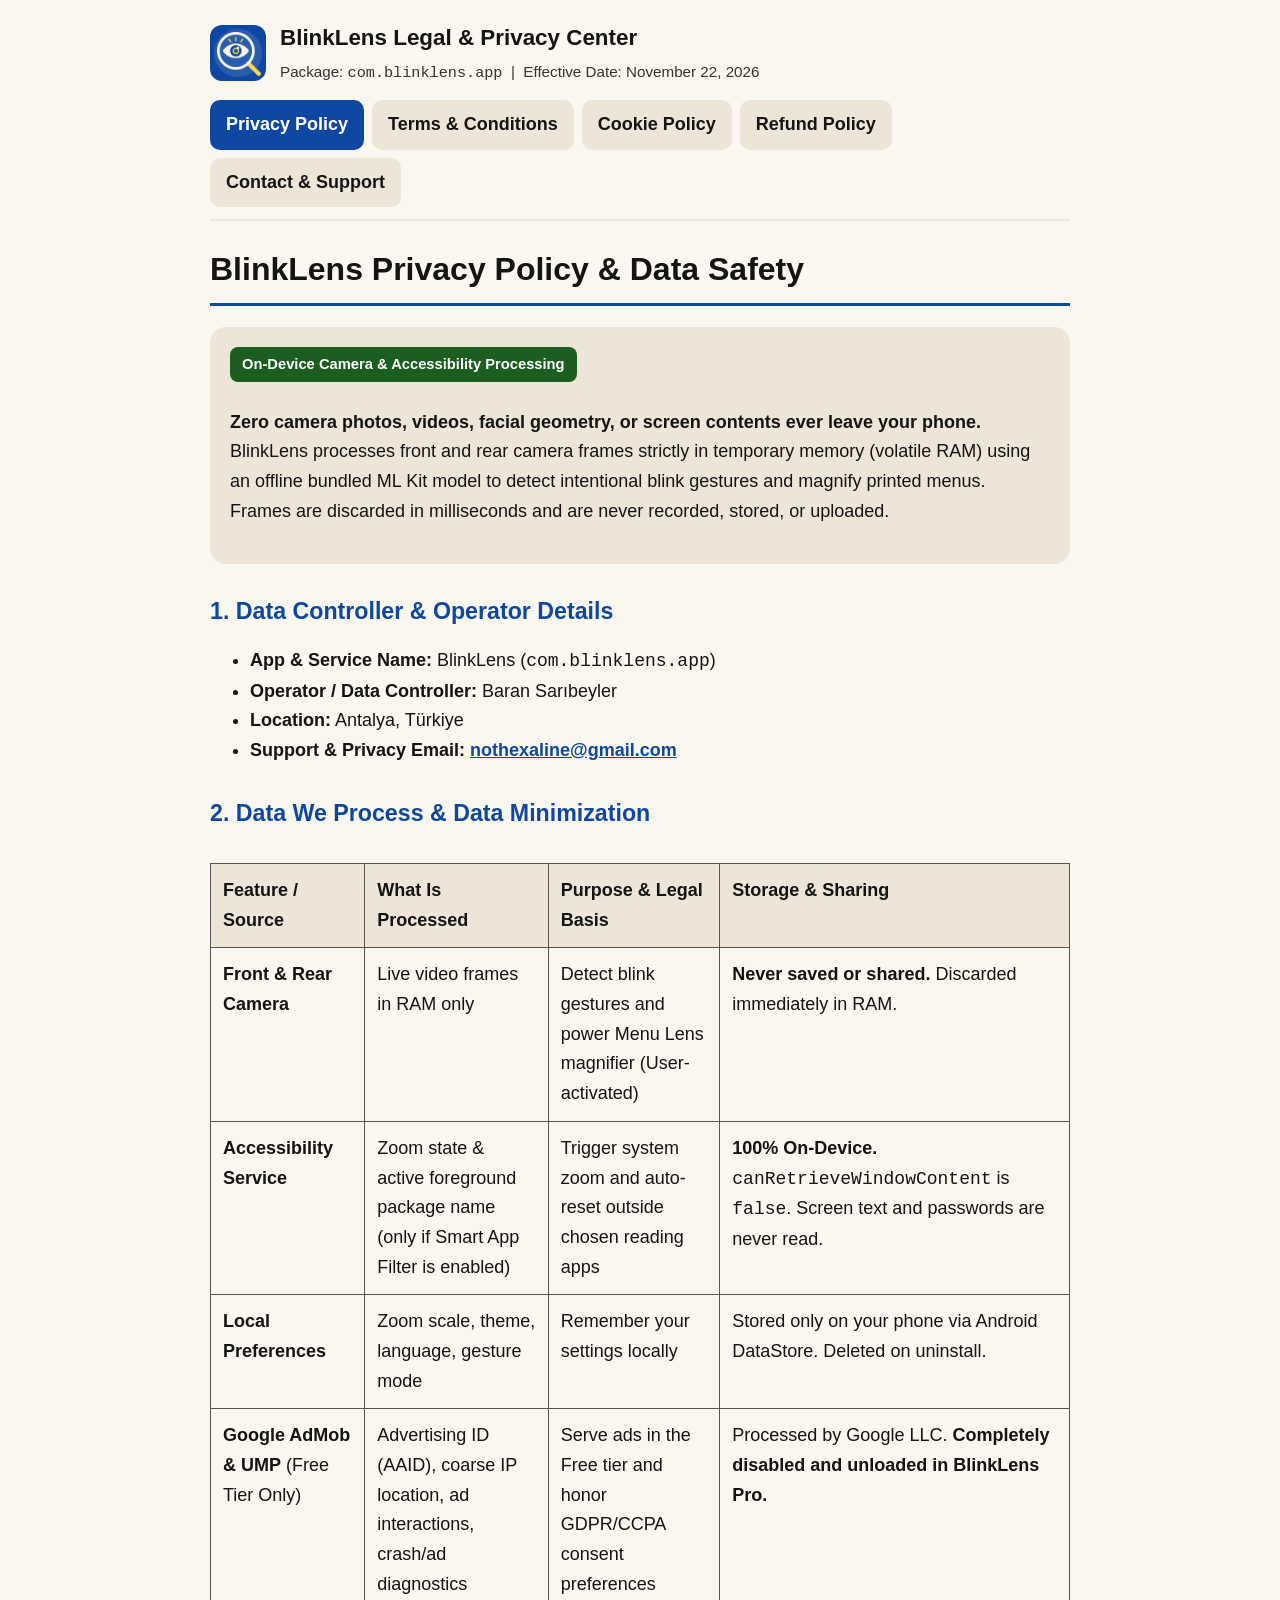
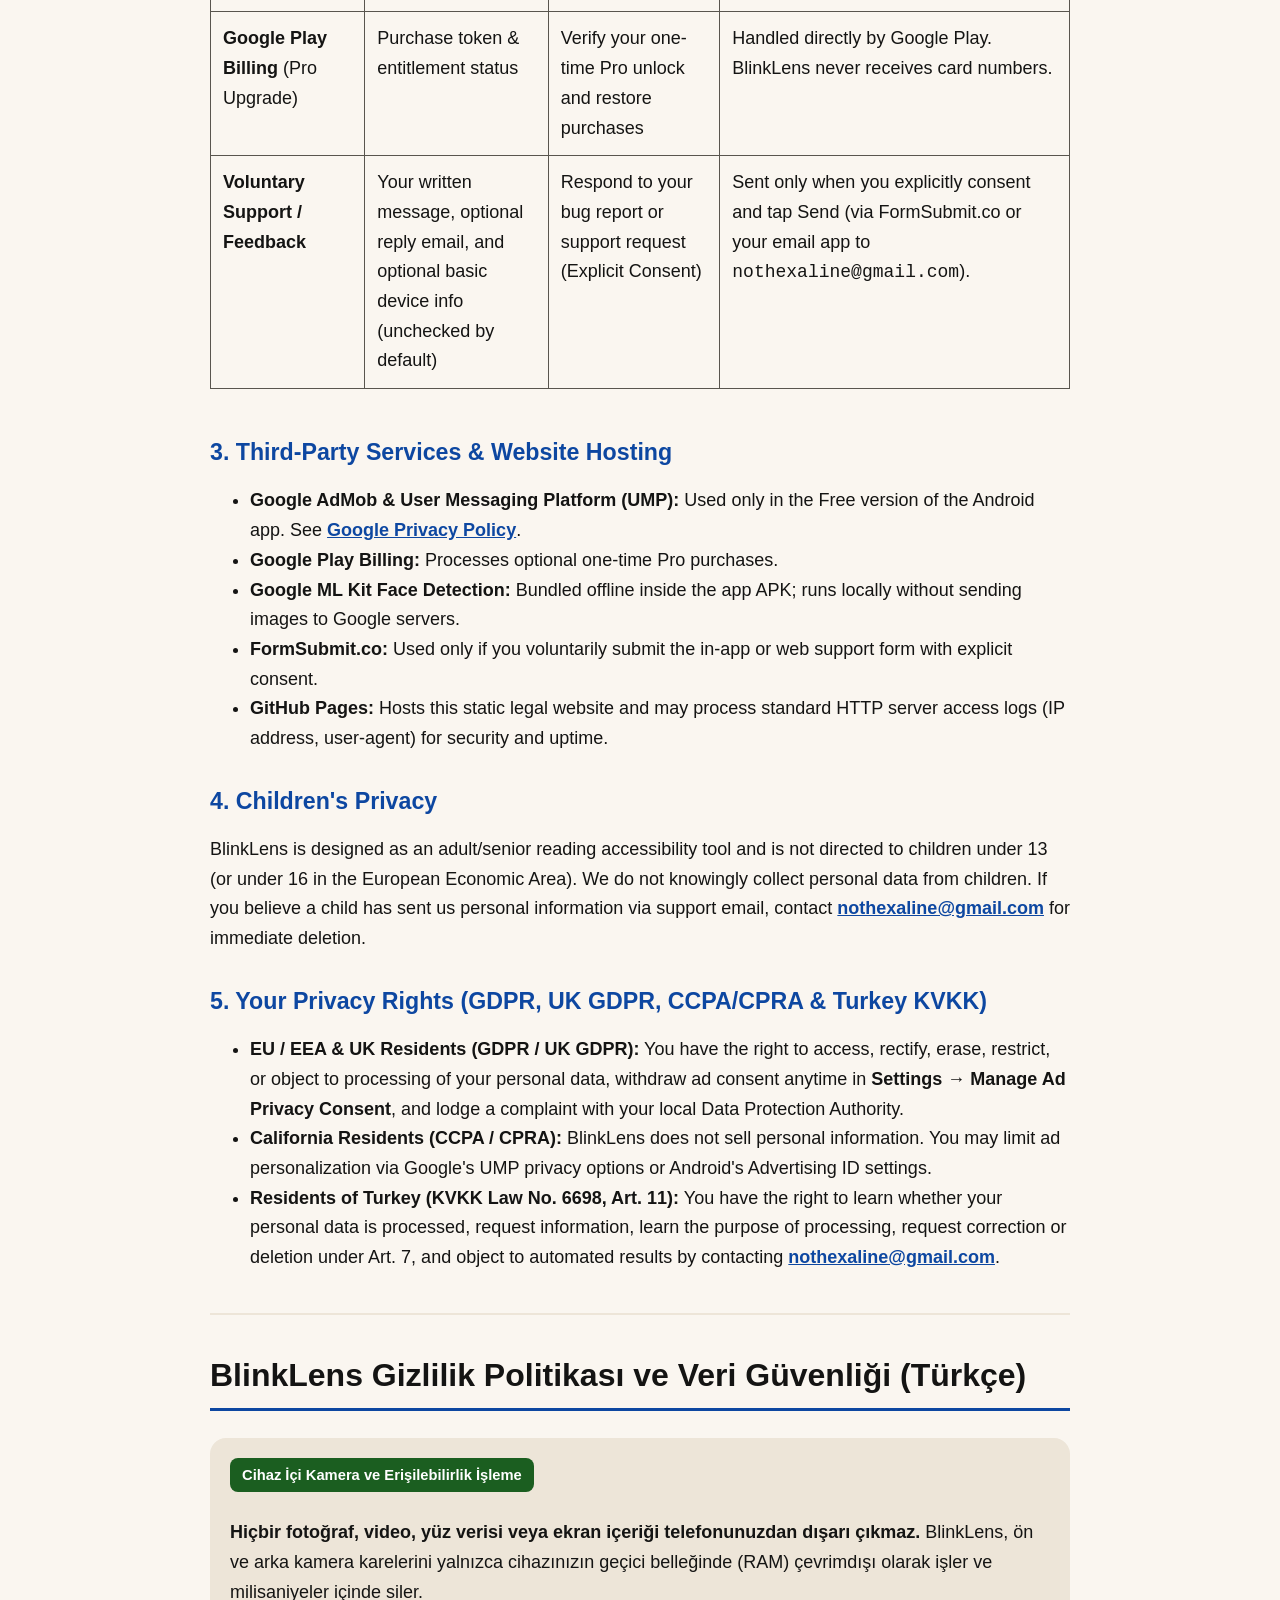
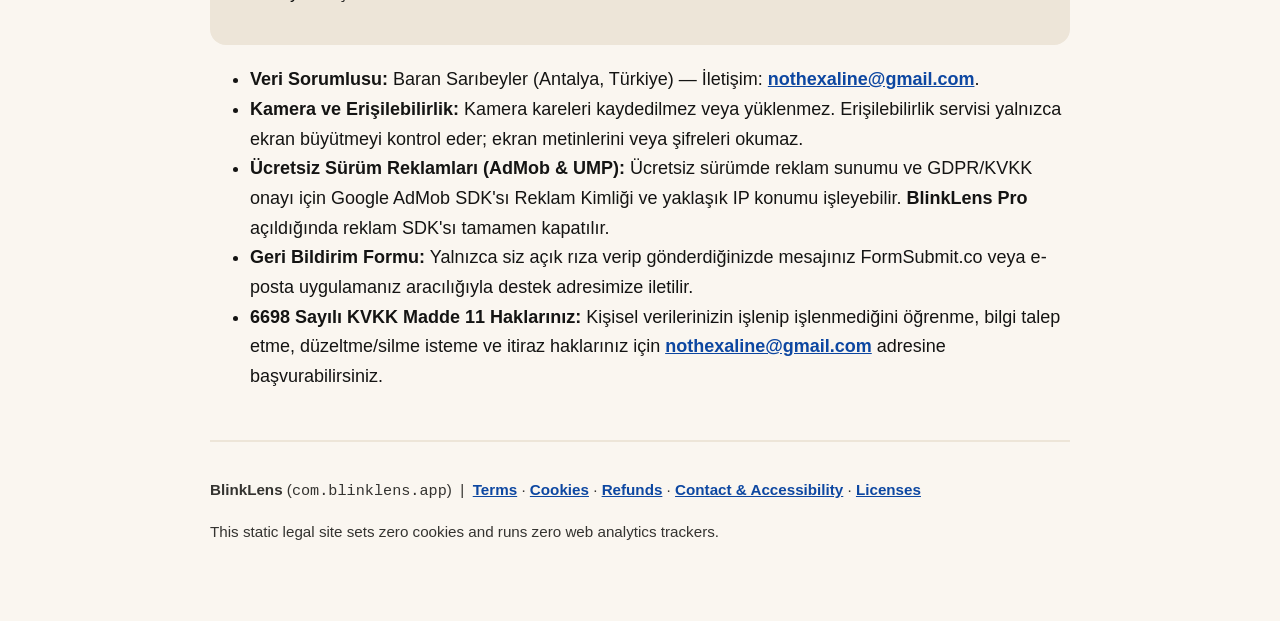
<file: index.html>
<!DOCTYPE html>
<html lang="en">
<head>
  <meta charset="UTF-8" />
  <meta name="viewport" content="width=device-width, initial-scale=1.0" />
  <title>BlinkLens — Privacy Policy &amp; Data Safety</title>
  <link rel="stylesheet" href="styles.css" />
</head>
<body>
  <a class="skip-link" href="#main-content">Skip to main content</a>

  <header>
    <div class="brand-row">
      <img src="blinklens-icon.png" alt="BlinkLens eye magnifier app icon" width="56" height="56" />
      <div>
        <p class="brand-title">BlinkLens Legal &amp; Privacy Center</p>
        <p class="brand-subtitle">Package: <code>com.blinklens.app</code> &nbsp;|&nbsp; Effective Date: November 22, 2026</p>
      </div>
    </div>
    <nav aria-label="Legal pages">
      <ul>
        <li><a href="index.html" aria-current="page">Privacy Policy</a></li>
        <li><a href="terms.html">Terms &amp; Conditions</a></li>
        <li><a href="cookies.html">Cookie Policy</a></li>
        <li><a href="refunds.html">Refund Policy</a></li>
        <li><a href="contact.html">Contact &amp; Support</a></li>
      </ul>
    </nav>
  </header>

  <main id="main-content">
    <h1>BlinkLens Privacy Policy &amp; Data Safety</h1>

    <div class="card">
      <span class="badge">On-Device Camera &amp; Accessibility Processing</span>
      <p>
        <strong>Zero camera photos, videos, facial geometry, or screen contents ever leave your phone.</strong>
        BlinkLens processes front and rear camera frames strictly in temporary memory (volatile RAM) using an offline bundled ML Kit model to detect intentional blink gestures and magnify printed menus. Frames are discarded in milliseconds and are never recorded, stored, or uploaded.
      </p>
    </div>

    <h2>1. Data Controller &amp; Operator Details</h2>
    <ul>
      <li><strong>App &amp; Service Name:</strong> BlinkLens (<code>com.blinklens.app</code>)</li>
      <li><strong>Operator / Data Controller:</strong> Baran Sarıbeyler</li>
      <li><strong>Location:</strong> Antalya, Türkiye</li>
      <li><strong>Support &amp; Privacy Email:</strong> <a href="mailto:nothexaline@gmail.com">nothexaline@gmail.com</a></li>
    </ul>

    <h2>2. Data We Process &amp; Data Minimization</h2>
    <div class="table-wrap">
      <table>
        <thead>
          <tr>
            <th>Feature / Source</th>
            <th>What Is Processed</th>
            <th>Purpose &amp; Legal Basis</th>
            <th>Storage &amp; Sharing</th>
          </tr>
        </thead>
        <tbody>
          <tr>
            <td><strong>Front &amp; Rear Camera</strong></td>
            <td>Live video frames in RAM only</td>
            <td>Detect blink gestures and power Menu Lens magnifier (User-activated)</td>
            <td><strong>Never saved or shared.</strong> Discarded immediately in RAM.</td>
          </tr>
          <tr>
            <td><strong>Accessibility Service</strong></td>
            <td>Zoom state &amp; active foreground package name (only if Smart App Filter is enabled)</td>
            <td>Trigger system zoom and auto-reset outside chosen reading apps</td>
            <td><strong>100% On-Device.</strong> <code>canRetrieveWindowContent</code> is <code>false</code>. Screen text and passwords are never read.</td>
          </tr>
          <tr>
            <td><strong>Local Preferences</strong></td>
            <td>Zoom scale, theme, language, gesture mode</td>
            <td>Remember your settings locally</td>
            <td>Stored only on your phone via Android DataStore. Deleted on uninstall.</td>
          </tr>
          <tr>
            <td><strong>Google AdMob &amp; UMP</strong> (Free Tier Only)</td>
            <td>Advertising ID (AAID), coarse IP location, ad interactions, crash/ad diagnostics</td>
            <td>Serve ads in the Free tier and honor GDPR/CCPA consent preferences</td>
            <td>Processed by Google LLC. <strong>Completely disabled and unloaded in BlinkLens Pro.</strong></td>
          </tr>
          <tr>
            <td><strong>Google Play Billing</strong> (Pro Upgrade)</td>
            <td>Purchase token &amp; entitlement status</td>
            <td>Verify your one-time Pro unlock and restore purchases</td>
            <td>Handled directly by Google Play. BlinkLens never receives card numbers.</td>
          </tr>
          <tr>
            <td><strong>Voluntary Support / Feedback</strong></td>
            <td>Your written message, optional reply email, and optional basic device info (unchecked by default)</td>
            <td>Respond to your bug report or support request (Explicit Consent)</td>
            <td>Sent only when you explicitly consent and tap Send (via FormSubmit.co or your email app to <code>nothexaline@gmail.com</code>).</td>
          </tr>
        </tbody>
      </table>
    </div>

    <h2>3. Third-Party Services &amp; Website Hosting</h2>
    <ul>
      <li><strong>Google AdMob &amp; User Messaging Platform (UMP):</strong> Used only in the Free version of the Android app. See <a href="https://policies.google.com/privacy" target="_blank" rel="noopener noreferrer">Google Privacy Policy</a>.</li>
      <li><strong>Google Play Billing:</strong> Processes optional one-time Pro purchases.</li>
      <li><strong>Google ML Kit Face Detection:</strong> Bundled offline inside the app APK; runs locally without sending images to Google servers.</li>
      <li><strong>FormSubmit.co:</strong> Used only if you voluntarily submit the in-app or web support form with explicit consent.</li>
      <li><strong>GitHub Pages:</strong> Hosts this static legal website and may process standard HTTP server access logs (IP address, user-agent) for security and uptime.</li>
    </ul>

    <h2>4. Children's Privacy</h2>
    <p>
      BlinkLens is designed as an adult/senior reading accessibility tool and is not directed to children under 13 (or under 16 in the European Economic Area). We do not knowingly collect personal data from children. If you believe a child has sent us personal information via support email, contact <a href="mailto:nothexaline@gmail.com">nothexaline@gmail.com</a> for immediate deletion.
    </p>

    <h2>5. Your Privacy Rights (GDPR, UK GDPR, CCPA/CPRA &amp; Turkey KVKK)</h2>
    <ul>
      <li><strong>EU / EEA &amp; UK Residents (GDPR / UK GDPR):</strong> You have the right to access, rectify, erase, restrict, or object to processing of your personal data, withdraw ad consent anytime in <strong>Settings &rarr; Manage Ad Privacy Consent</strong>, and lodge a complaint with your local Data Protection Authority.</li>
      <li><strong>California Residents (CCPA / CPRA):</strong> BlinkLens does not sell personal information. You may limit ad personalization via Google's UMP privacy options or Android's Advertising ID settings.</li>
      <li><strong>Residents of Turkey (KVKK Law No. 6698, Art. 11):</strong> You have the right to learn whether your personal data is processed, request information, learn the purpose of processing, request correction or deletion under Art. 7, and object to automated results by contacting <a href="mailto:nothexaline@gmail.com">nothexaline@gmail.com</a>.</li>
    </ul>

    <hr />

    <section lang="tr">
      <h1>BlinkLens Gizlilik Politikası ve Veri Güvenliği (Türkçe)</h1>
      <div class="card">
        <span class="badge">Cihaz İçi Kamera ve Erişilebilirlik İşleme</span>
        <p>
          <strong>Hiçbir fotoğraf, video, yüz verisi veya ekran içeriği telefonunuzdan dışarı çıkmaz.</strong>
          BlinkLens, ön ve arka kamera karelerini yalnızca cihazınızın geçici belleğinde (RAM) çevrimdışı olarak işler ve milisaniyeler içinde siler.
        </p>
      </div>
      <ul>
        <li><strong>Veri Sorumlusu:</strong> Baran Sarıbeyler (Antalya, Türkiye) — İletişim: <a href="mailto:nothexaline@gmail.com">nothexaline@gmail.com</a>.</li>
        <li><strong>Kamera ve Erişilebilirlik:</strong> Kamera kareleri kaydedilmez veya yüklenmez. Erişilebilirlik servisi yalnızca ekran büyütmeyi kontrol eder; ekran metinlerini veya şifreleri okumaz.</li>
        <li><strong>Ücretsiz Sürüm Reklamları (AdMob &amp; UMP):</strong> Ücretsiz sürümde reklam sunumu ve GDPR/KVKK onayı için Google AdMob SDK'sı Reklam Kimliği ve yaklaşık IP konumu işleyebilir. <strong>BlinkLens Pro</strong> açıldığında reklam SDK'sı tamamen kapatılır.</li>
        <li><strong>Geri Bildirim Formu:</strong> Yalnızca siz açık rıza verip gönderdiğinizde mesajınız FormSubmit.co veya e-posta uygulamanız aracılığıyla destek adresimize iletilir.</li>
        <li><strong>6698 Sayılı KVKK Madde 11 Haklarınız:</strong> Kişisel verilerinizin işlenip işlenmediğini öğrenme, bilgi talep etme, düzeltme/silme isteme ve itiraz haklarınız için <a href="mailto:nothexaline@gmail.com">nothexaline@gmail.com</a> adresine başvurabilirsiniz.</li>
      </ul>
    </section>
  </main>

  <footer>
    <p>
      <strong>BlinkLens</strong> (<code>com.blinklens.app</code>) &nbsp;|&nbsp;
      <a href="terms.html">Terms</a> &middot;
      <a href="cookies.html">Cookies</a> &middot;
      <a href="refunds.html">Refunds</a> &middot;
      <a href="contact.html">Contact &amp; Accessibility</a> &middot;
      <a href="licenses.html">Licenses</a>
    </p>
    <p>This static legal site sets zero cookies and runs zero web analytics trackers.</p>
  </footer>
</body>
</html>
</file>
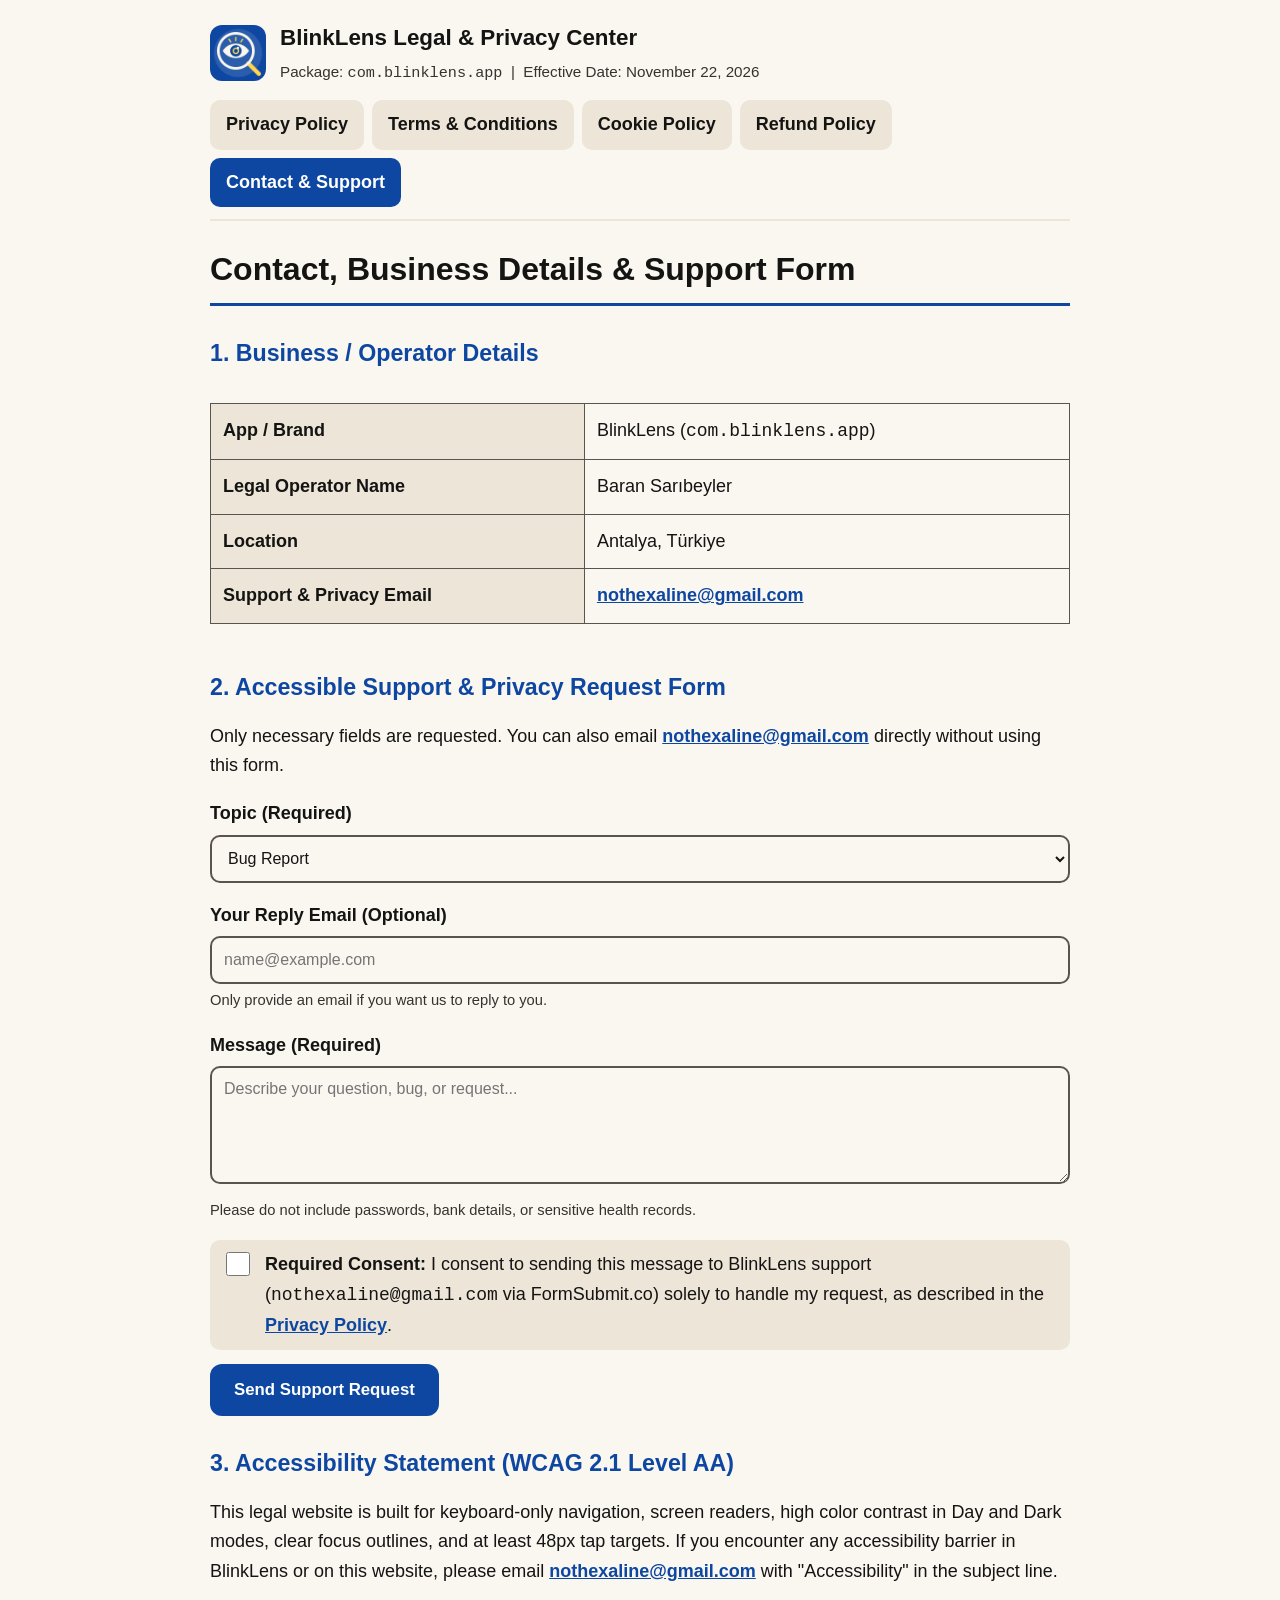
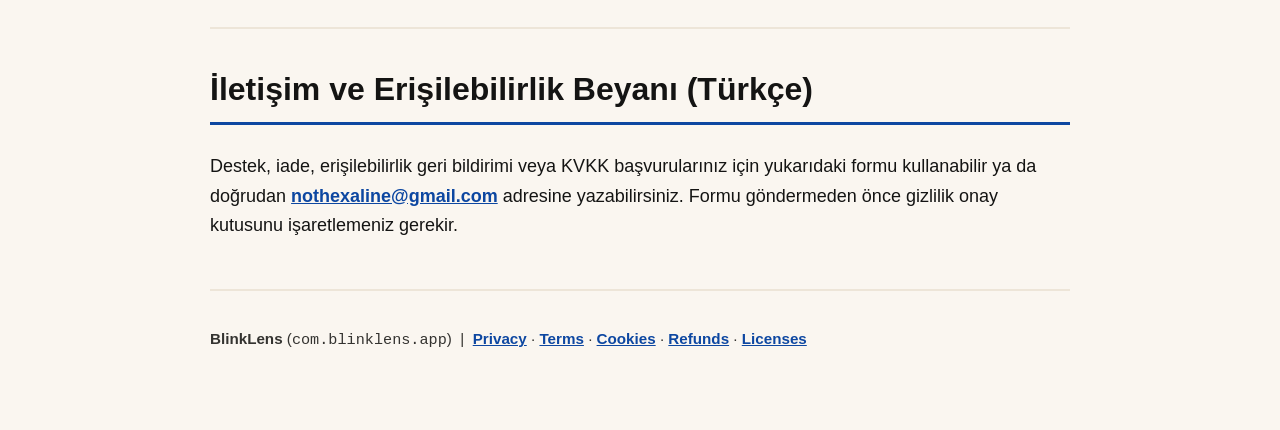
<file: contact.html>
<!DOCTYPE html>
<html lang="en">
<head>
  <meta charset="UTF-8" />
  <meta name="viewport" content="width=device-width, initial-scale=1.0" />
  <title>BlinkLens — Contact, Support Form &amp; Accessibility</title>
  <link rel="stylesheet" href="styles.css" />
</head>
<body>
  <a class="skip-link" href="#main-content">Skip to main content</a>

  <header>
    <div class="brand-row">
      <img src="blinklens-icon.png" alt="BlinkLens eye magnifier app icon" width="56" height="56" />
      <div>
        <p class="brand-title">BlinkLens Legal &amp; Privacy Center</p>
        <p class="brand-subtitle">Package: <code>com.blinklens.app</code> &nbsp;|&nbsp; Effective Date: November 22, 2026</p>
      </div>
    </div>
    <nav aria-label="Legal pages">
      <ul>
        <li><a href="index.html">Privacy Policy</a></li>
        <li><a href="terms.html">Terms &amp; Conditions</a></li>
        <li><a href="cookies.html">Cookie Policy</a></li>
        <li><a href="refunds.html">Refund Policy</a></li>
        <li><a href="contact.html" aria-current="page">Contact &amp; Support</a></li>
      </ul>
    </nav>
  </header>

  <main id="main-content">
    <h1>Contact, Business Details &amp; Support Form</h1>

    <h2>1. Business / Operator Details</h2>
    <div class="table-wrap">
      <table>
        <tbody>
          <tr>
            <th scope="row">App / Brand</th>
            <td>BlinkLens (<code>com.blinklens.app</code>)</td>
          </tr>
          <tr>
            <th scope="row">Legal Operator Name</th>
            <td>Baran Sarıbeyler</td>
          </tr>
          <tr>
            <th scope="row">Location</th>
            <td>Antalya, Türkiye</td>
          </tr>
          <tr>
            <th scope="row">Support &amp; Privacy Email</th>
            <td><a href="mailto:nothexaline@gmail.com">nothexaline@gmail.com</a></td>
          </tr>
        </tbody>
      </table>
    </div>

    <h2>2. Accessible Support &amp; Privacy Request Form</h2>
    <p>
      Only necessary fields are requested. You can also email <a href="mailto:nothexaline@gmail.com">nothexaline@gmail.com</a> directly without using this form.
    </p>

    <form action="https://formsubmit.co/nothexaline@gmail.com" method="POST">
      <input type="hidden" name="_subject" value="BlinkLens Web Support / Privacy Request" />
      <input type="text" name="_honey" style="display:none" tabindex="-1" autocomplete="off" aria-hidden="true" />

      <div class="form-group">
        <label for="support-topic">Topic (Required)</label>
        <select id="support-topic" name="topic" required>
          <option value="Bug Report">Bug Report</option>
          <option value="Accessibility Feedback">Accessibility Feedback</option>
          <option value="Refund / Billing">Refund / Billing Question</option>
          <option value="Privacy / Data Rights">Privacy / Data Rights Request</option>
          <option value="General Suggestion">General Suggestion</option>
        </select>
      </div>

      <div class="form-group">
        <label for="reply-email">Your Reply Email (Optional)</label>
        <input type="email" id="reply-email" name="email" maxlength="120" autocomplete="email" aria-describedby="email-help" placeholder="name@example.com" />
        <p id="email-help" class="helper-text">Only provide an email if you want us to reply to you.</p>
      </div>

      <div class="form-group">
        <label for="support-message">Message (Required)</label>
        <textarea id="support-message" name="message" rows="5" maxlength="1500" required aria-describedby="msg-help" placeholder="Describe your question, bug, or request..."></textarea>
        <p id="msg-help" class="helper-text">Please do not include passwords, bank details, or sensitive health records.</p>
      </div>

      <div class="checkbox-row">
        <input type="checkbox" id="form-consent" name="privacy_consent" value="accepted" required />
        <label for="form-consent">
          <strong>Required Consent:</strong> I consent to sending this message to BlinkLens support (<code>nothexaline@gmail.com</code> via FormSubmit.co) solely to handle my request, as described in the <a href="index.html">Privacy Policy</a>.
        </label>
      </div>

      <button type="submit">Send Support Request</button>
    </form>

    <h2>3. Accessibility Statement (WCAG 2.1 Level AA)</h2>
    <p>
      This legal website is built for keyboard-only navigation, screen readers, high color contrast in Day and Dark modes, clear focus outlines, and at least 48px tap targets. If you encounter any accessibility barrier in BlinkLens or on this website, please email <a href="mailto:nothexaline@gmail.com">nothexaline@gmail.com</a> with "Accessibility" in the subject line.
    </p>

    <hr />

    <section lang="tr">
      <h1>İletişim ve Erişilebilirlik Beyanı (Türkçe)</h1>
      <p>
        Destek, iade, erişilebilirlik geri bildirimi veya KVKK başvurularınız için yukarıdaki formu kullanabilir ya da doğrudan <a href="mailto:nothexaline@gmail.com">nothexaline@gmail.com</a> adresine yazabilirsiniz. Formu göndermeden önce gizlilik onay kutusunu işaretlemeniz gerekir.
      </p>
    </section>
  </main>

  <footer>
    <p>
      <strong>BlinkLens</strong> (<code>com.blinklens.app</code>) &nbsp;|&nbsp;
      <a href="index.html">Privacy</a> &middot;
      <a href="terms.html">Terms</a> &middot;
      <a href="cookies.html">Cookies</a> &middot;
      <a href="refunds.html">Refunds</a> &middot;
      <a href="licenses.html">Licenses</a>
    </p>
  </footer>
</body>
</html>
</file>
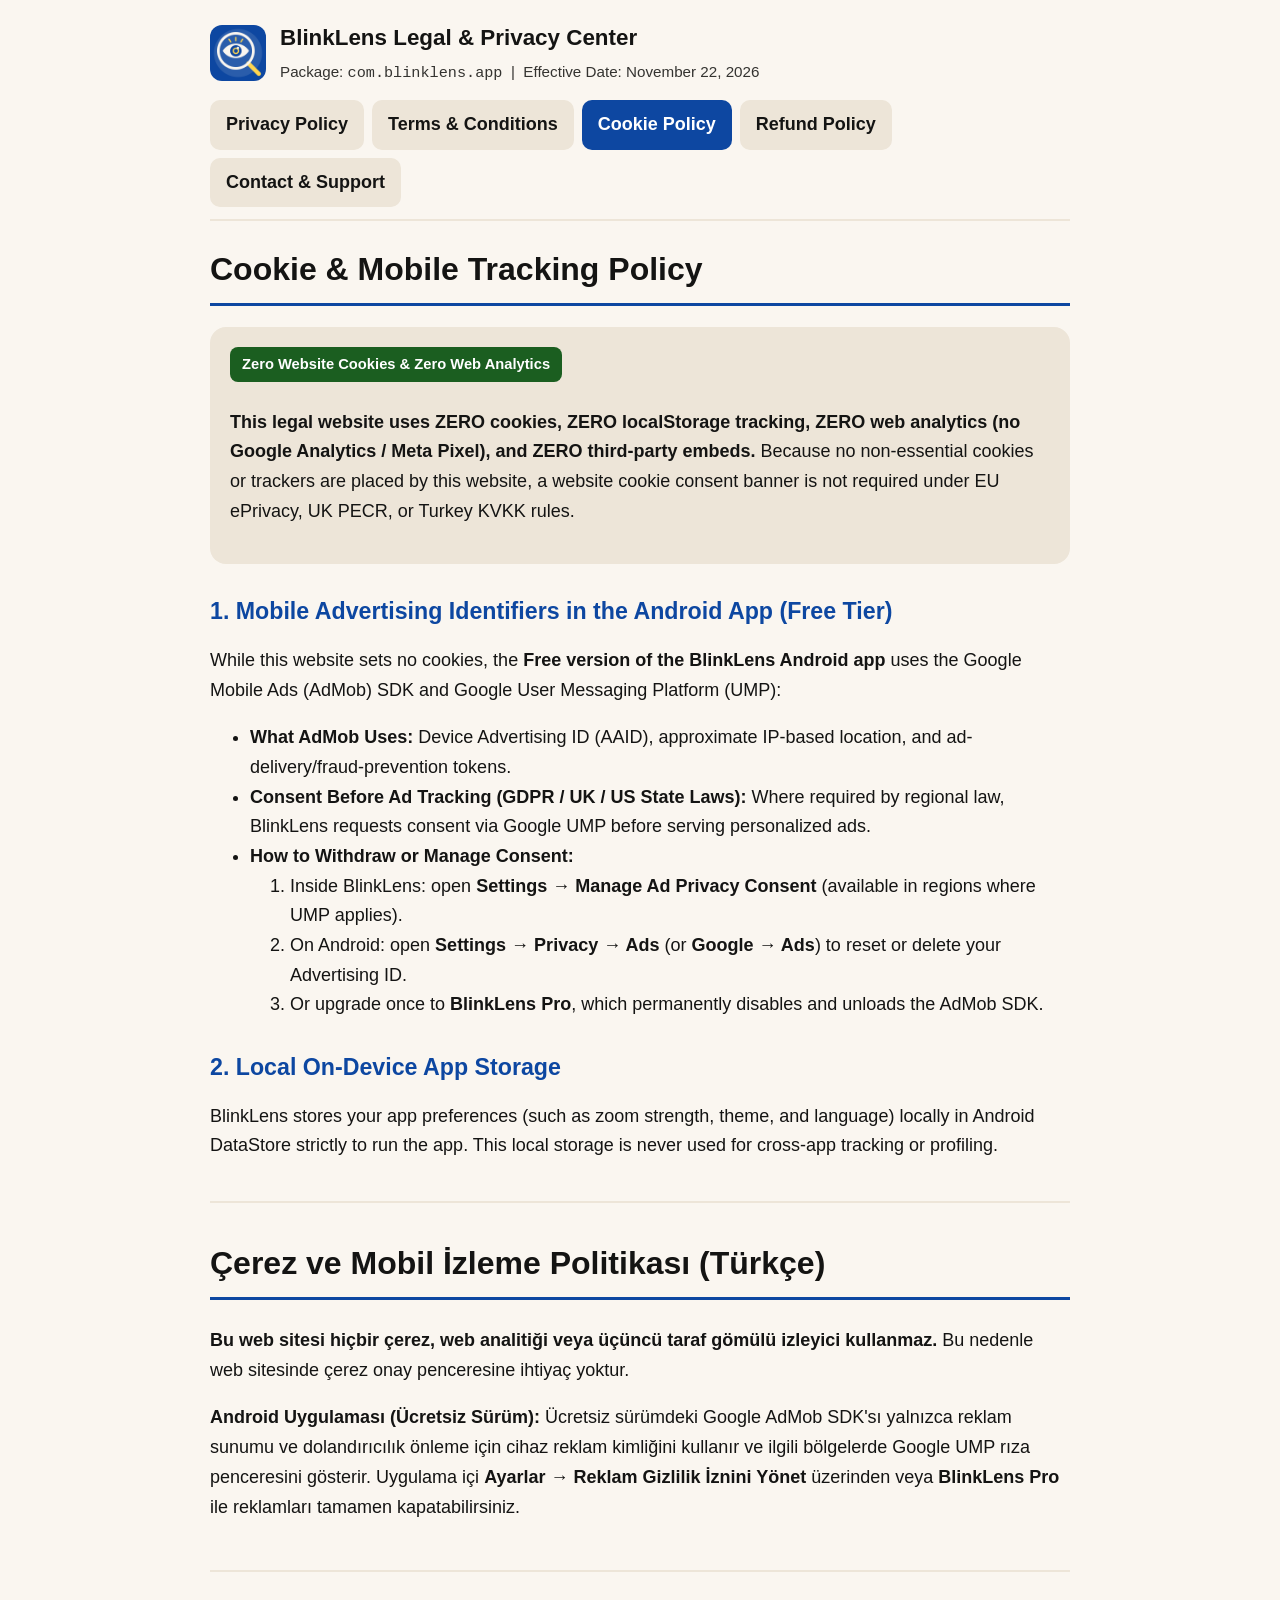
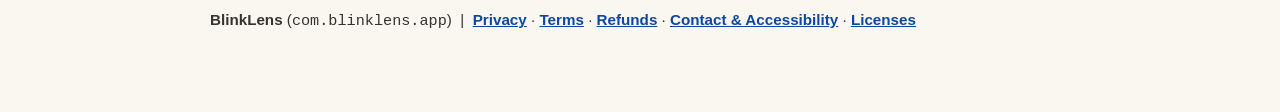
<file: cookies.html>
<!DOCTYPE html>
<html lang="en">
<head>
  <meta charset="UTF-8" />
  <meta name="viewport" content="width=device-width, initial-scale=1.0" />
  <title>BlinkLens — Cookie &amp; Mobile Tracking Policy</title>
  <link rel="stylesheet" href="styles.css" />
</head>
<body>
  <a class="skip-link" href="#main-content">Skip to main content</a>

  <header>
    <div class="brand-row">
      <img src="blinklens-icon.png" alt="BlinkLens eye magnifier app icon" width="56" height="56" />
      <div>
        <p class="brand-title">BlinkLens Legal &amp; Privacy Center</p>
        <p class="brand-subtitle">Package: <code>com.blinklens.app</code> &nbsp;|&nbsp; Effective Date: November 22, 2026</p>
      </div>
    </div>
    <nav aria-label="Legal pages">
      <ul>
        <li><a href="index.html">Privacy Policy</a></li>
        <li><a href="terms.html">Terms &amp; Conditions</a></li>
        <li><a href="cookies.html" aria-current="page">Cookie Policy</a></li>
        <li><a href="refunds.html">Refund Policy</a></li>
        <li><a href="contact.html">Contact &amp; Support</a></li>
      </ul>
    </nav>
  </header>

  <main id="main-content">
    <h1>Cookie &amp; Mobile Tracking Policy</h1>

    <div class="card">
      <span class="badge">Zero Website Cookies &amp; Zero Web Analytics</span>
      <p>
        <strong>This legal website uses ZERO cookies, ZERO localStorage tracking, ZERO web analytics (no Google Analytics / Meta Pixel), and ZERO third-party embeds.</strong> Because no non-essential cookies or trackers are placed by this website, a website cookie consent banner is not required under EU ePrivacy, UK PECR, or Turkey KVKK rules.
      </p>
    </div>

    <h2>1. Mobile Advertising Identifiers in the Android App (Free Tier)</h2>
    <p>
      While this website sets no cookies, the <strong>Free version of the BlinkLens Android app</strong> uses the Google Mobile Ads (AdMob) SDK and Google User Messaging Platform (UMP):
    </p>
    <ul>
      <li><strong>What AdMob Uses:</strong> Device Advertising ID (AAID), approximate IP-based location, and ad-delivery/fraud-prevention tokens.</li>
      <li><strong>Consent Before Ad Tracking (GDPR / UK / US State Laws):</strong> Where required by regional law, BlinkLens requests consent via Google UMP before serving personalized ads.</li>
      <li><strong>How to Withdraw or Manage Consent:</strong>
        <ol>
          <li>Inside BlinkLens: open <strong>Settings &rarr; Manage Ad Privacy Consent</strong> (available in regions where UMP applies).</li>
          <li>On Android: open <strong>Settings &rarr; Privacy &rarr; Ads</strong> (or <strong>Google &rarr; Ads</strong>) to reset or delete your Advertising ID.</li>
          <li>Or upgrade once to <strong>BlinkLens Pro</strong>, which permanently disables and unloads the AdMob SDK.</li>
        </ol>
      </li>
    </ul>

    <h2>2. Local On-Device App Storage</h2>
    <p>
      BlinkLens stores your app preferences (such as zoom strength, theme, and language) locally in Android DataStore strictly to run the app. This local storage is never used for cross-app tracking or profiling.
    </p>

    <hr />

    <section lang="tr">
      <h1>Çerez ve Mobil İzleme Politikası (Türkçe)</h1>
      <p>
        <strong>Bu web sitesi hiçbir çerez, web analitiği veya üçüncü taraf gömülü izleyici kullanmaz.</strong> Bu nedenle web sitesinde çerez onay penceresine ihtiyaç yoktur.
      </p>
      <p>
        <strong>Android Uygulaması (Ücretsiz Sürüm):</strong> Ücretsiz sürümdeki Google AdMob SDK'sı yalnızca reklam sunumu ve dolandırıcılık önleme için cihaz reklam kimliğini kullanır ve ilgili bölgelerde Google UMP rıza penceresini gösterir. Uygulama içi <strong>Ayarlar &rarr; Reklam Gizlilik İznini Yönet</strong> üzerinden veya <strong>BlinkLens Pro</strong> ile reklamları tamamen kapatabilirsiniz.
      </p>
    </section>
  </main>

  <footer>
    <p>
      <strong>BlinkLens</strong> (<code>com.blinklens.app</code>) &nbsp;|&nbsp;
      <a href="index.html">Privacy</a> &middot;
      <a href="terms.html">Terms</a> &middot;
      <a href="refunds.html">Refunds</a> &middot;
      <a href="contact.html">Contact &amp; Accessibility</a> &middot;
      <a href="licenses.html">Licenses</a>
    </p>
  </footer>
</body>
</html>
</file>
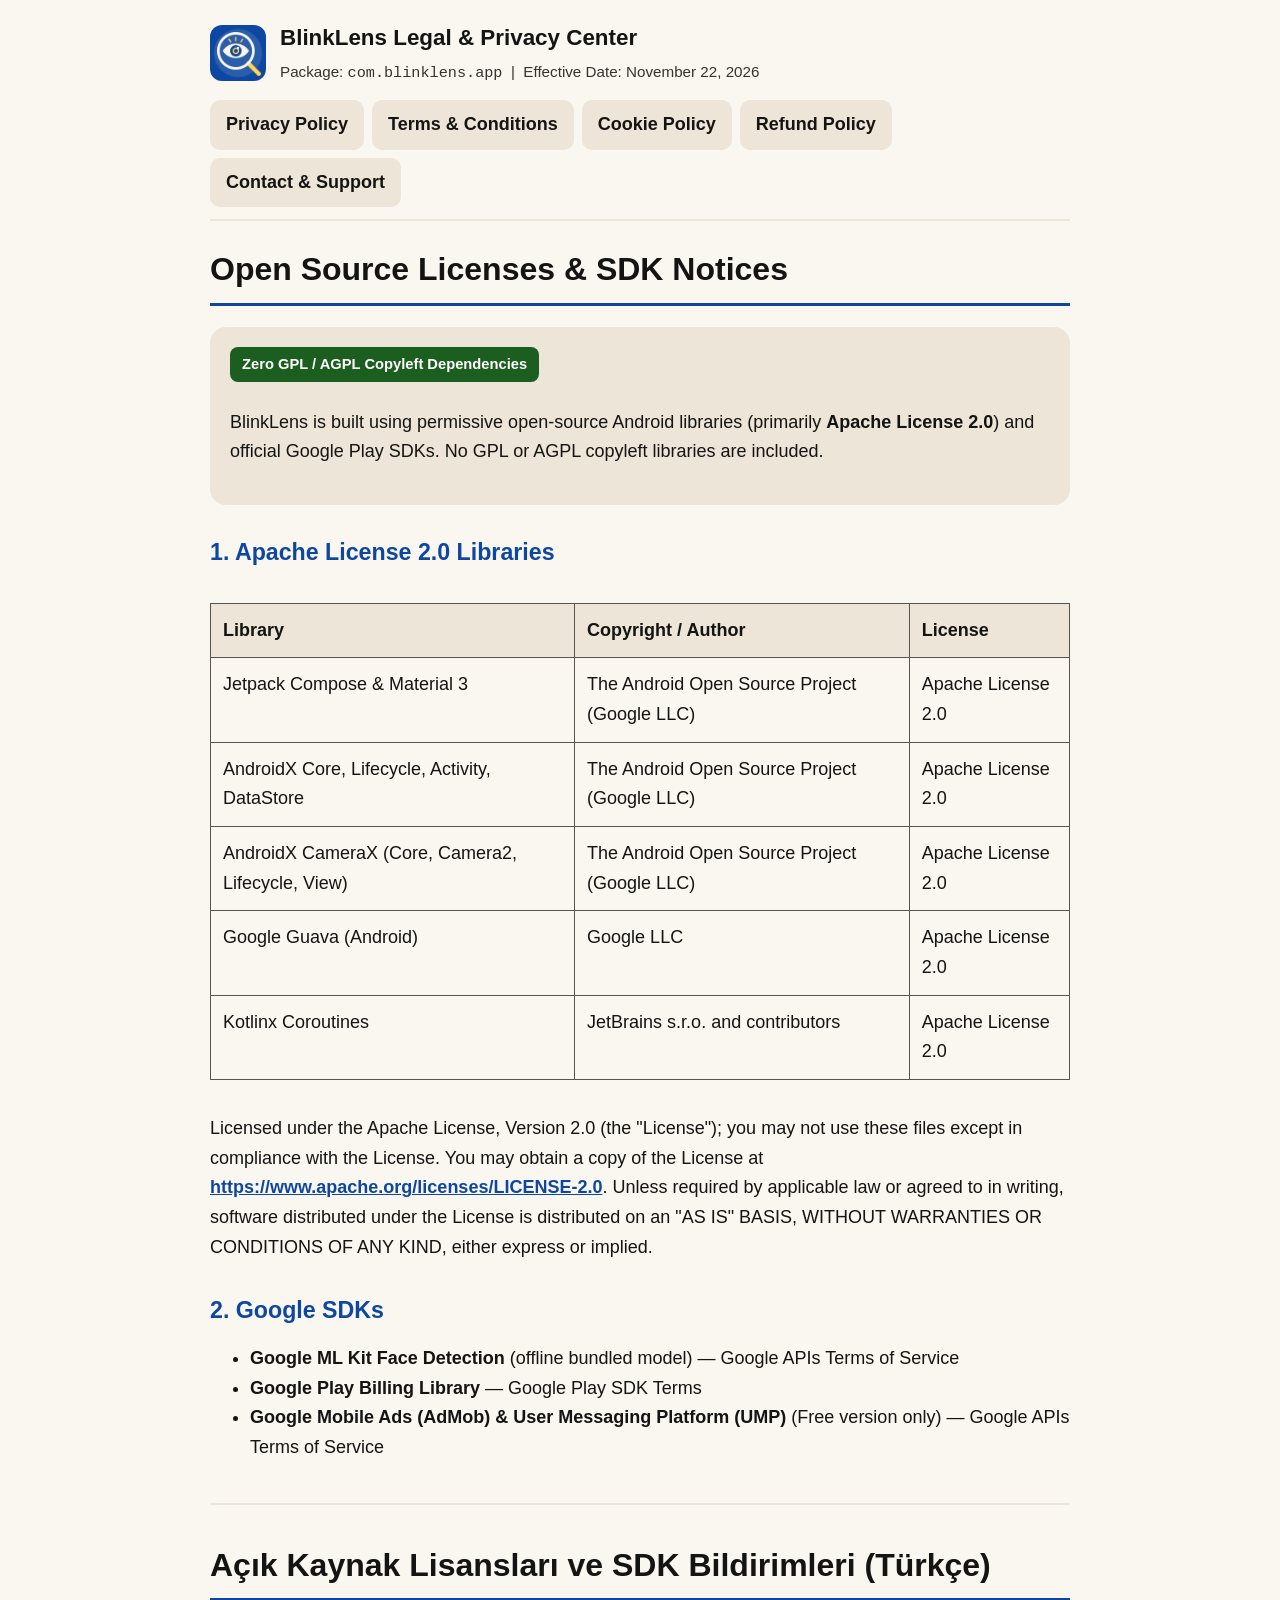
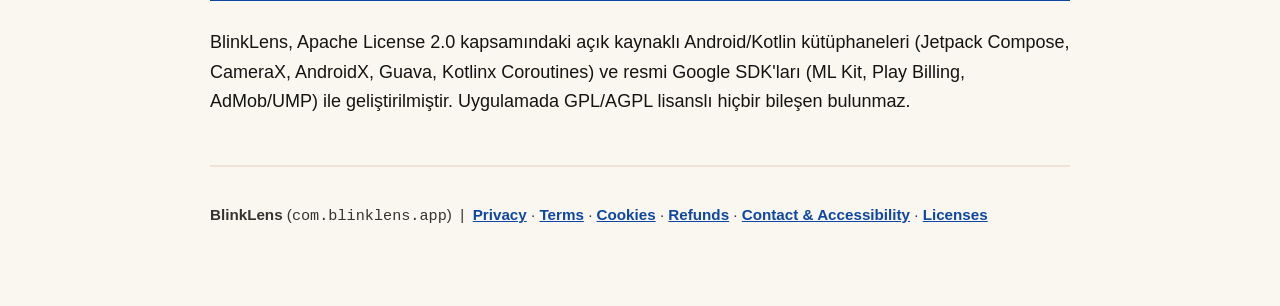
<file: licenses.html>
<!DOCTYPE html>
<html lang="en">
<head>
  <meta charset="UTF-8" />
  <meta name="viewport" content="width=device-width, initial-scale=1.0" />
  <title>BlinkLens — Open Source Licenses &amp; SDK Notices</title>
  <link rel="stylesheet" href="styles.css" />
</head>
<body>
  <a class="skip-link" href="#main-content">Skip to main content</a>

  <header>
    <div class="brand-row">
      <img src="blinklens-icon.png" alt="BlinkLens eye magnifier app icon" width="56" height="56" />
      <div>
        <p class="brand-title">BlinkLens Legal &amp; Privacy Center</p>
        <p class="brand-subtitle">Package: <code>com.blinklens.app</code> &nbsp;|&nbsp; Effective Date: November 22, 2026</p>
      </div>
    </div>
    <nav aria-label="Legal pages">
      <ul>
        <li><a href="index.html">Privacy Policy</a></li>
        <li><a href="terms.html">Terms &amp; Conditions</a></li>
        <li><a href="cookies.html">Cookie Policy</a></li>
        <li><a href="refunds.html">Refund Policy</a></li>
        <li><a href="contact.html">Contact &amp; Support</a></li>
      </ul>
    </nav>
  </header>

  <main id="main-content">
    <h1>Open Source Licenses &amp; SDK Notices</h1>

    <div class="card">
      <span class="badge">Zero GPL / AGPL Copyleft Dependencies</span>
      <p>
        BlinkLens is built using permissive open-source Android libraries (primarily <strong>Apache License 2.0</strong>) and official Google Play SDKs. No GPL or AGPL copyleft libraries are included.
      </p>
    </div>

    <h2>1. Apache License 2.0 Libraries</h2>
    <div class="table-wrap">
      <table>
        <thead>
          <tr>
            <th>Library</th>
            <th>Copyright / Author</th>
            <th>License</th>
          </tr>
        </thead>
        <tbody>
          <tr>
            <td>Jetpack Compose &amp; Material 3</td>
            <td>The Android Open Source Project (Google LLC)</td>
            <td>Apache License 2.0</td>
          </tr>
          <tr>
            <td>AndroidX Core, Lifecycle, Activity, DataStore</td>
            <td>The Android Open Source Project (Google LLC)</td>
            <td>Apache License 2.0</td>
          </tr>
          <tr>
            <td>AndroidX CameraX (Core, Camera2, Lifecycle, View)</td>
            <td>The Android Open Source Project (Google LLC)</td>
            <td>Apache License 2.0</td>
          </tr>
          <tr>
            <td>Google Guava (Android)</td>
            <td>Google LLC</td>
            <td>Apache License 2.0</td>
          </tr>
          <tr>
            <td>Kotlinx Coroutines</td>
            <td>JetBrains s.r.o. and contributors</td>
            <td>Apache License 2.0</td>
          </tr>
        </tbody>
      </table>
    </div>
    <p>
      Licensed under the Apache License, Version 2.0 (the "License"); you may not use these files except in compliance with the License. You may obtain a copy of the License at <a href="https://www.apache.org/licenses/LICENSE-2.0" target="_blank" rel="noopener noreferrer">https://www.apache.org/licenses/LICENSE-2.0</a>. Unless required by applicable law or agreed to in writing, software distributed under the License is distributed on an "AS IS" BASIS, WITHOUT WARRANTIES OR CONDITIONS OF ANY KIND, either express or implied.
    </p>

    <h2>2. Google SDKs</h2>
    <ul>
      <li><strong>Google ML Kit Face Detection</strong> (offline bundled model) — Google APIs Terms of Service</li>
      <li><strong>Google Play Billing Library</strong> — Google Play SDK Terms</li>
      <li><strong>Google Mobile Ads (AdMob) &amp; User Messaging Platform (UMP)</strong> (Free version only) — Google APIs Terms of Service</li>
    </ul>

    <hr />

    <section lang="tr">
      <h1>Açık Kaynak Lisansları ve SDK Bildirimleri (Türkçe)</h1>
      <p>
        BlinkLens, Apache License 2.0 kapsamındaki açık kaynaklı Android/Kotlin kütüphaneleri (Jetpack Compose, CameraX, AndroidX, Guava, Kotlinx Coroutines) ve resmi Google SDK'ları (ML Kit, Play Billing, AdMob/UMP) ile geliştirilmiştir. Uygulamada GPL/AGPL lisanslı hiçbir bileşen bulunmaz.
      </p>
    </section>
  </main>

  <footer>
    <p>
      <strong>BlinkLens</strong> (<code>com.blinklens.app</code>) &nbsp;|&nbsp;
      <a href="index.html">Privacy</a> &middot;
      <a href="terms.html">Terms</a> &middot;
      <a href="cookies.html">Cookies</a> &middot;
      <a href="refunds.html">Refunds</a> &middot;
      <a href="contact.html">Contact &amp; Accessibility</a> &middot;
      <a href="licenses.html" aria-current="page">Licenses</a>
    </p>
  </footer>
</body>
</html>
</file>
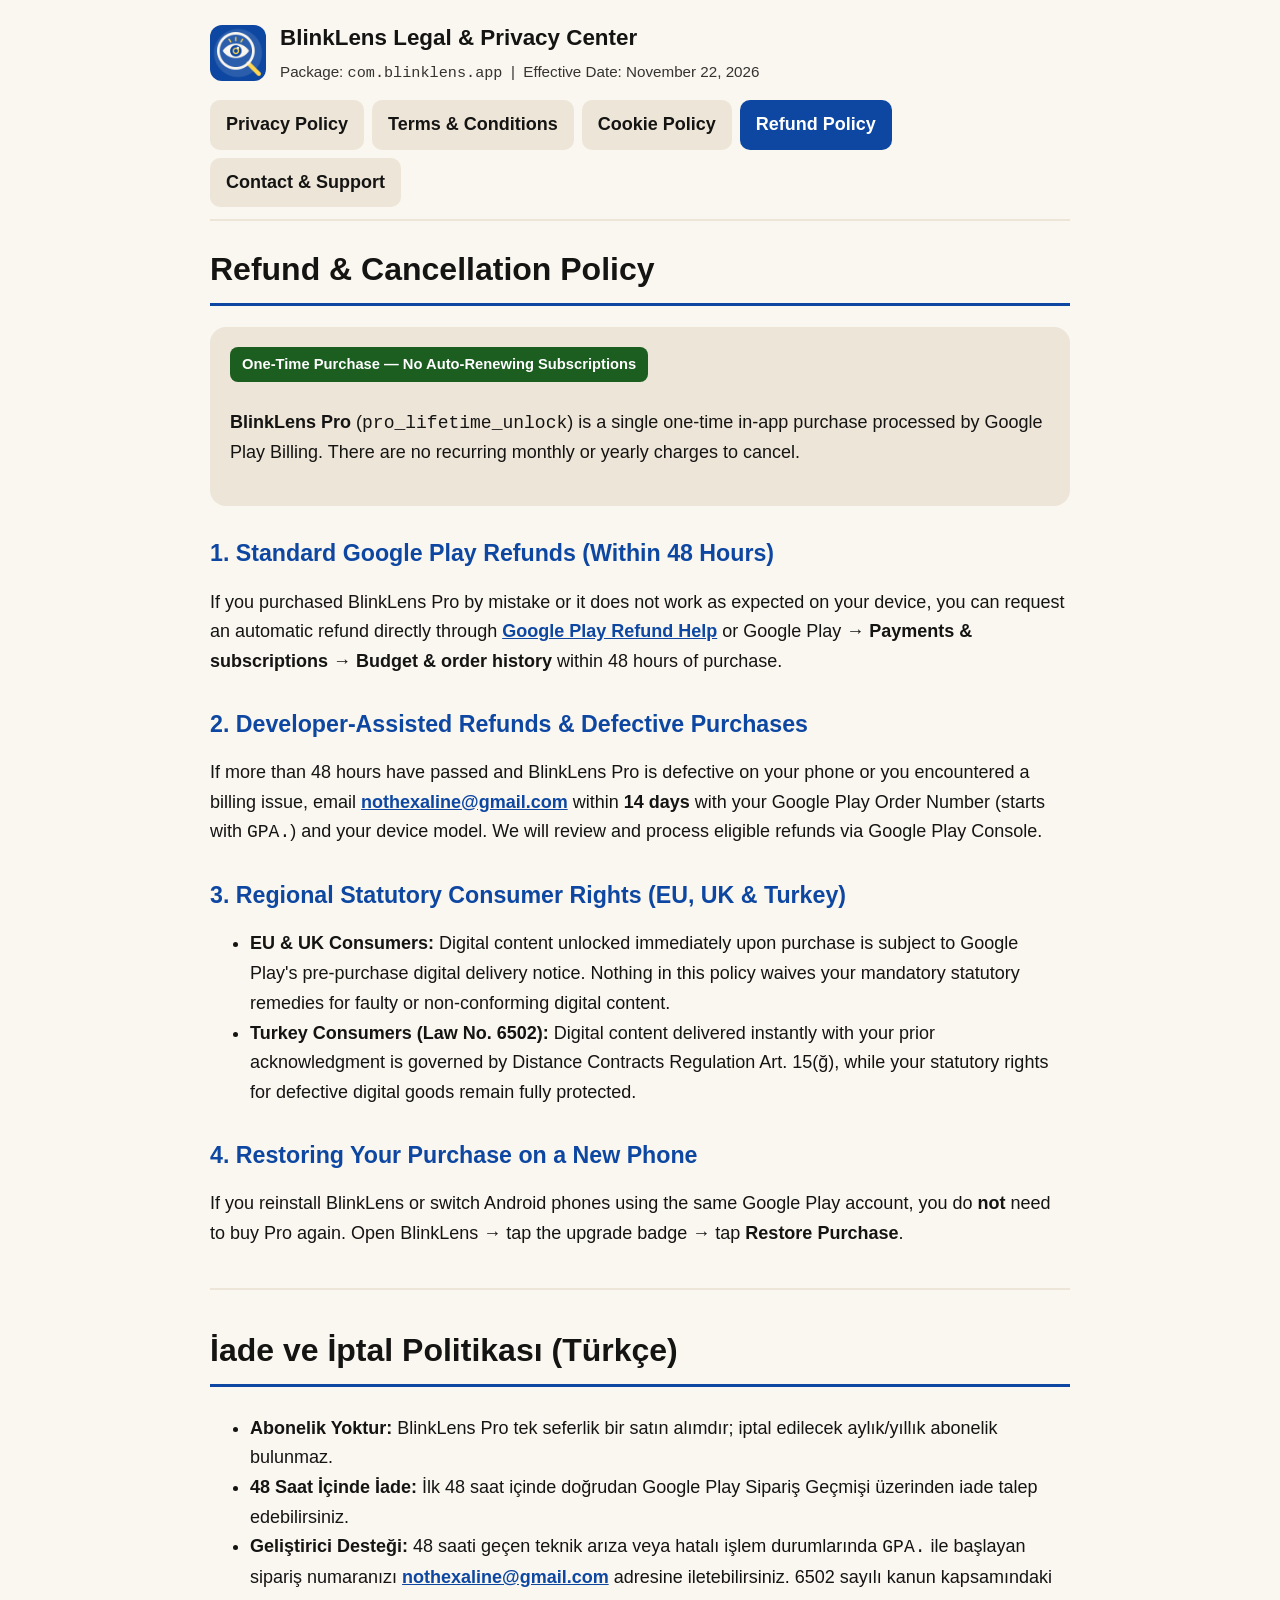
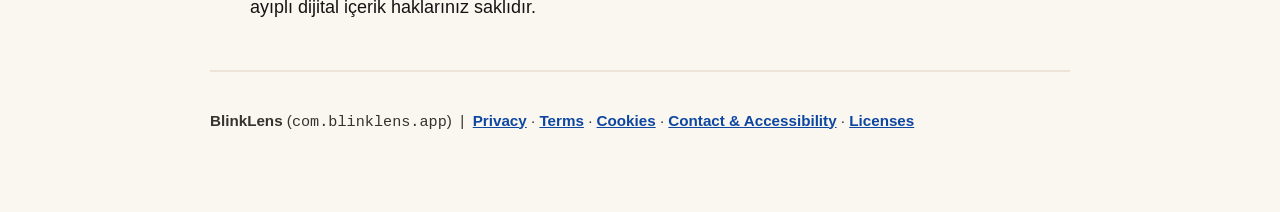
<file: refunds.html>
<!DOCTYPE html>
<html lang="en">
<head>
  <meta charset="UTF-8" />
  <meta name="viewport" content="width=device-width, initial-scale=1.0" />
  <title>BlinkLens — Refund &amp; Cancellation Policy</title>
  <link rel="stylesheet" href="styles.css" />
</head>
<body>
  <a class="skip-link" href="#main-content">Skip to main content</a>

  <header>
    <div class="brand-row">
      <img src="blinklens-icon.png" alt="BlinkLens eye magnifier app icon" width="56" height="56" />
      <div>
        <p class="brand-title">BlinkLens Legal &amp; Privacy Center</p>
        <p class="brand-subtitle">Package: <code>com.blinklens.app</code> &nbsp;|&nbsp; Effective Date: November 22, 2026</p>
      </div>
    </div>
    <nav aria-label="Legal pages">
      <ul>
        <li><a href="index.html">Privacy Policy</a></li>
        <li><a href="terms.html">Terms &amp; Conditions</a></li>
        <li><a href="cookies.html">Cookie Policy</a></li>
        <li><a href="refunds.html" aria-current="page">Refund Policy</a></li>
        <li><a href="contact.html">Contact &amp; Support</a></li>
      </ul>
    </nav>
  </header>

  <main id="main-content">
    <h1>Refund &amp; Cancellation Policy</h1>

    <div class="card">
      <span class="badge">One-Time Purchase — No Auto-Renewing Subscriptions</span>
      <p>
        <strong>BlinkLens Pro</strong> (<code>pro_lifetime_unlock</code>) is a single one-time in-app purchase processed by Google Play Billing. There are no recurring monthly or yearly charges to cancel.
      </p>
    </div>

    <h2>1. Standard Google Play Refunds (Within 48 Hours)</h2>
    <p>
      If you purchased BlinkLens Pro by mistake or it does not work as expected on your device, you can request an automatic refund directly through <a href="https://support.google.com/googleplay/workflow/9813244" target="_blank" rel="noopener noreferrer">Google Play Refund Help</a> or Google Play &rarr; <strong>Payments &amp; subscriptions &rarr; Budget &amp; order history</strong> within 48 hours of purchase.
    </p>

    <h2>2. Developer-Assisted Refunds &amp; Defective Purchases</h2>
    <p>
      If more than 48 hours have passed and BlinkLens Pro is defective on your phone or you encountered a billing issue, email <a href="mailto:nothexaline@gmail.com">nothexaline@gmail.com</a> within <strong>14 days</strong> with your Google Play Order Number (starts with <code>GPA.</code>) and your device model. We will review and process eligible refunds via Google Play Console.
    </p>

    <h2>3. Regional Statutory Consumer Rights (EU, UK &amp; Turkey)</h2>
    <ul>
      <li><strong>EU &amp; UK Consumers:</strong> Digital content unlocked immediately upon purchase is subject to Google Play's pre-purchase digital delivery notice. Nothing in this policy waives your mandatory statutory remedies for faulty or non-conforming digital content.</li>
      <li><strong>Turkey Consumers (Law No. 6502):</strong> Digital content delivered instantly with your prior acknowledgment is governed by Distance Contracts Regulation Art. 15(ğ), while your statutory rights for defective digital goods remain fully protected.</li>
    </ul>

    <h2>4. Restoring Your Purchase on a New Phone</h2>
    <p>
      If you reinstall BlinkLens or switch Android phones using the same Google Play account, you do <strong>not</strong> need to buy Pro again. Open BlinkLens &rarr; tap the upgrade badge &rarr; tap <strong>Restore Purchase</strong>.
    </p>

    <hr />

    <section lang="tr">
      <h1>İade ve İptal Politikası (Türkçe)</h1>
      <ul>
        <li><strong>Abonelik Yoktur:</strong> BlinkLens Pro tek seferlik bir satın alımdır; iptal edilecek aylık/yıllık abonelik bulunmaz.</li>
        <li><strong>48 Saat İçinde İade:</strong> İlk 48 saat içinde doğrudan Google Play Sipariş Geçmişi üzerinden iade talep edebilirsiniz.</li>
        <li><strong>Geliştirici Desteği:</strong> 48 saati geçen teknik arıza veya hatalı işlem durumlarında <code>GPA.</code> ile başlayan sipariş numaranızı <a href="mailto:nothexaline@gmail.com">nothexaline@gmail.com</a> adresine iletebilirsiniz. 6502 sayılı kanun kapsamındaki ayıplı dijital içerik haklarınız saklıdır.</li>
      </ul>
    </section>
  </main>

  <footer>
    <p>
      <strong>BlinkLens</strong> (<code>com.blinklens.app</code>) &nbsp;|&nbsp;
      <a href="index.html">Privacy</a> &middot;
      <a href="terms.html">Terms</a> &middot;
      <a href="cookies.html">Cookies</a> &middot;
      <a href="contact.html">Contact &amp; Accessibility</a> &middot;
      <a href="licenses.html">Licenses</a>
    </p>
  </footer>
</body>
</html>
</file>
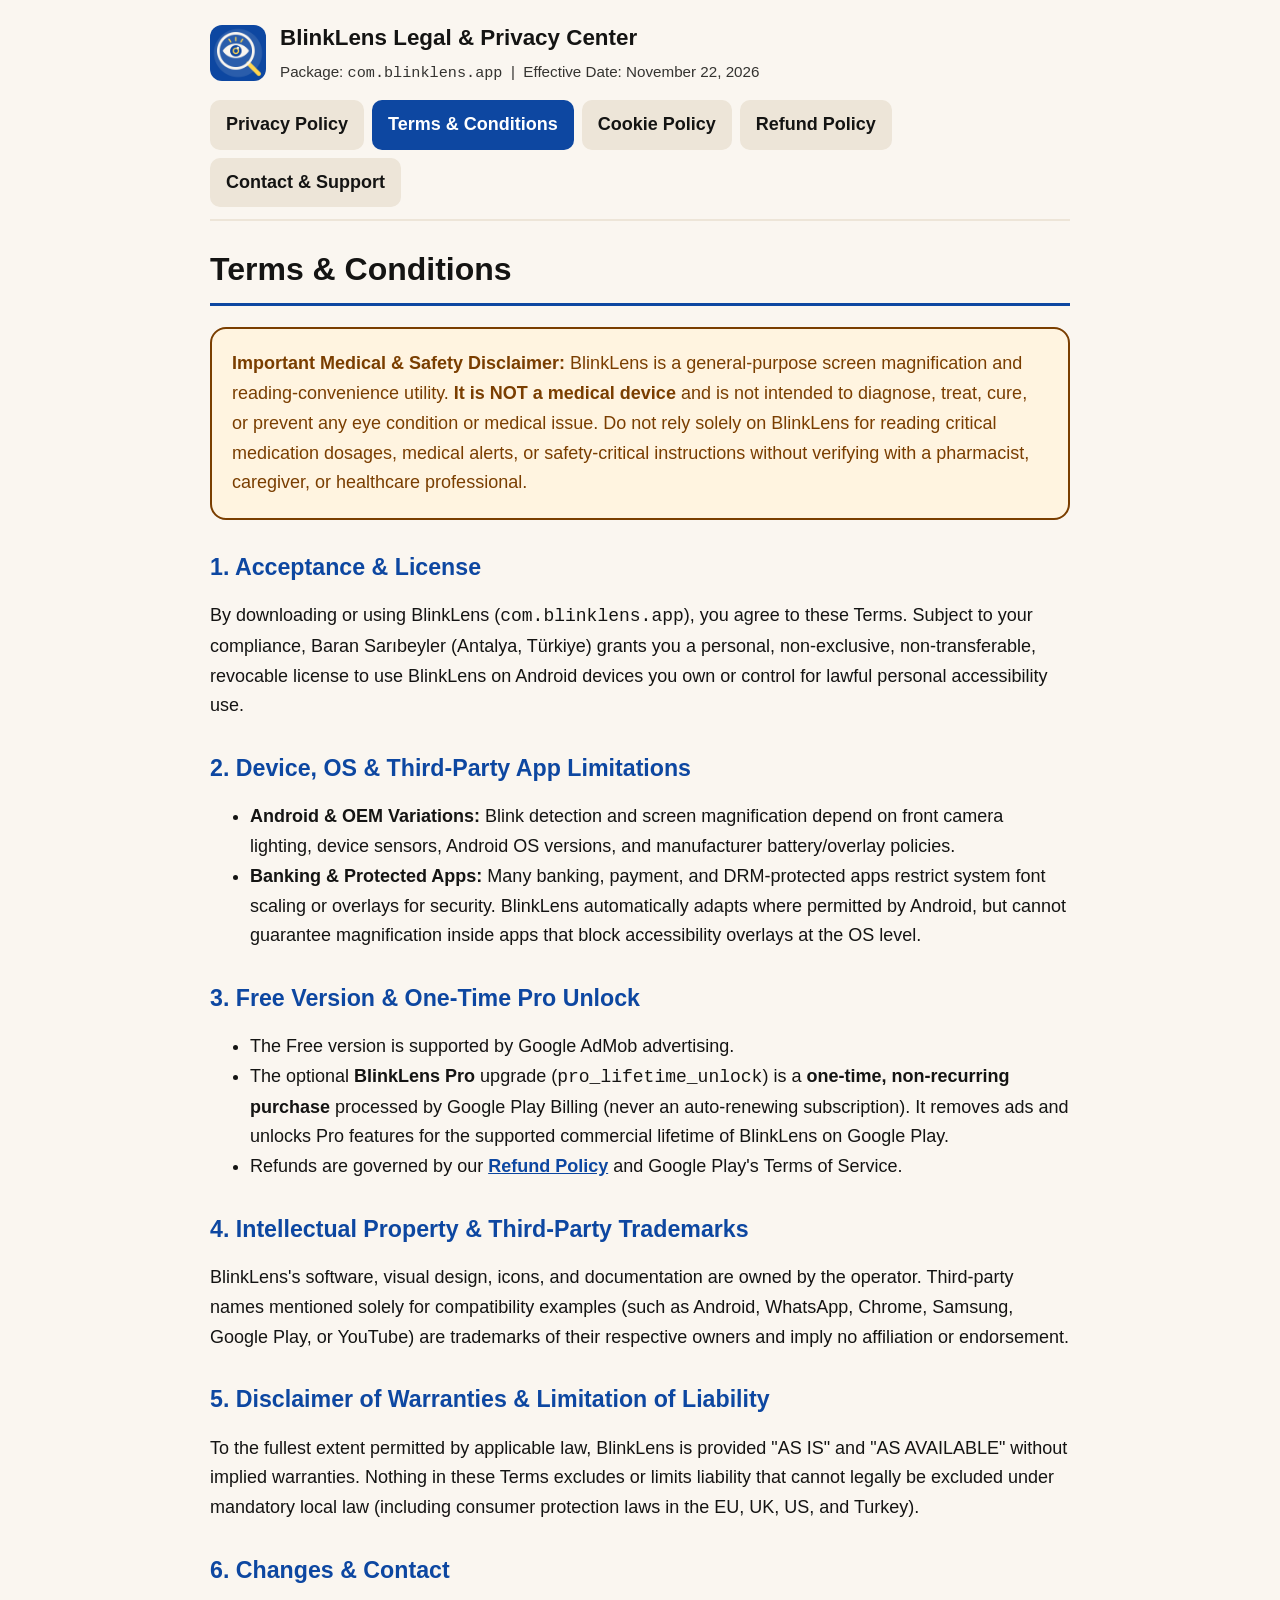
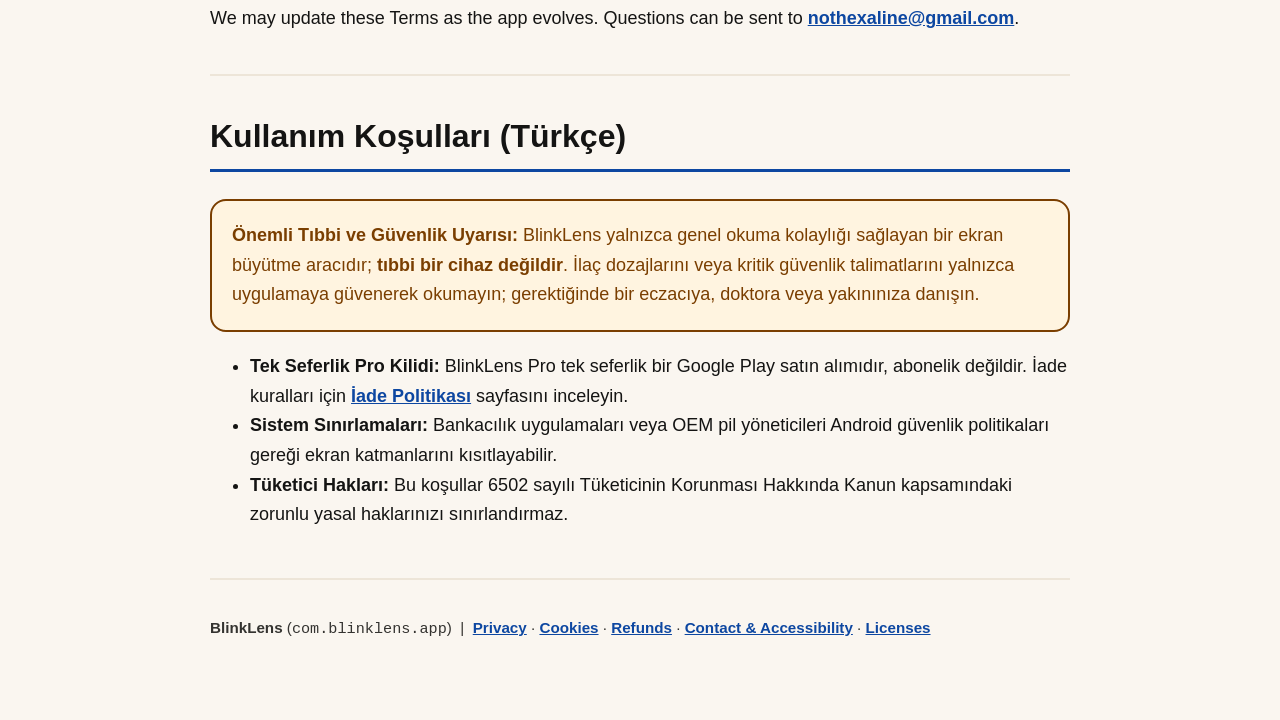
<file: terms.html>
<!DOCTYPE html>
<html lang="en">
<head>
  <meta charset="UTF-8" />
  <meta name="viewport" content="width=device-width, initial-scale=1.0" />
  <title>BlinkLens — Terms &amp; Conditions</title>
  <link rel="stylesheet" href="styles.css" />
</head>
<body>
  <a class="skip-link" href="#main-content">Skip to main content</a>

  <header>
    <div class="brand-row">
      <img src="blinklens-icon.png" alt="BlinkLens eye magnifier app icon" width="56" height="56" />
      <div>
        <p class="brand-title">BlinkLens Legal &amp; Privacy Center</p>
        <p class="brand-subtitle">Package: <code>com.blinklens.app</code> &nbsp;|&nbsp; Effective Date: November 22, 2026</p>
      </div>
    </div>
    <nav aria-label="Legal pages">
      <ul>
        <li><a href="index.html">Privacy Policy</a></li>
        <li><a href="terms.html" aria-current="page">Terms &amp; Conditions</a></li>
        <li><a href="cookies.html">Cookie Policy</a></li>
        <li><a href="refunds.html">Refund Policy</a></li>
        <li><a href="contact.html">Contact &amp; Support</a></li>
      </ul>
    </nav>
  </header>

  <main id="main-content">
    <h1>Terms &amp; Conditions</h1>

    <div class="warn-card">
      <strong>Important Medical &amp; Safety Disclaimer:</strong>
      BlinkLens is a general-purpose screen magnification and reading-convenience utility. <strong>It is NOT a medical device</strong> and is not intended to diagnose, treat, cure, or prevent any eye condition or medical issue. Do not rely solely on BlinkLens for reading critical medication dosages, medical alerts, or safety-critical instructions without verifying with a pharmacist, caregiver, or healthcare professional.
    </div>

    <h2>1. Acceptance &amp; License</h2>
    <p>
      By downloading or using BlinkLens (<code>com.blinklens.app</code>), you agree to these Terms. Subject to your compliance, Baran Sarıbeyler (Antalya, Türkiye) grants you a personal, non-exclusive, non-transferable, revocable license to use BlinkLens on Android devices you own or control for lawful personal accessibility use.
    </p>

    <h2>2. Device, OS &amp; Third-Party App Limitations</h2>
    <ul>
      <li><strong>Android &amp; OEM Variations:</strong> Blink detection and screen magnification depend on front camera lighting, device sensors, Android OS versions, and manufacturer battery/overlay policies.</li>
      <li><strong>Banking &amp; Protected Apps:</strong> Many banking, payment, and DRM-protected apps restrict system font scaling or overlays for security. BlinkLens automatically adapts where permitted by Android, but cannot guarantee magnification inside apps that block accessibility overlays at the OS level.</li>
    </ul>

    <h2>3. Free Version &amp; One-Time Pro Unlock</h2>
    <ul>
      <li>The Free version is supported by Google AdMob advertising.</li>
      <li>The optional <strong>BlinkLens Pro</strong> upgrade (<code>pro_lifetime_unlock</code>) is a <strong>one-time, non-recurring purchase</strong> processed by Google Play Billing (never an auto-renewing subscription). It removes ads and unlocks Pro features for the supported commercial lifetime of BlinkLens on Google Play.</li>
      <li>Refunds are governed by our <a href="refunds.html">Refund Policy</a> and Google Play's Terms of Service.</li>
    </ul>

    <h2>4. Intellectual Property &amp; Third-Party Trademarks</h2>
    <p>
      BlinkLens's software, visual design, icons, and documentation are owned by the operator. Third-party names mentioned solely for compatibility examples (such as Android, WhatsApp, Chrome, Samsung, Google Play, or YouTube) are trademarks of their respective owners and imply no affiliation or endorsement.
    </p>

    <h2>5. Disclaimer of Warranties &amp; Limitation of Liability</h2>
    <p>
      To the fullest extent permitted by applicable law, BlinkLens is provided "AS IS" and "AS AVAILABLE" without implied warranties. Nothing in these Terms excludes or limits liability that cannot legally be excluded under mandatory local law (including consumer protection laws in the EU, UK, US, and Turkey).
    </p>

    <h2>6. Changes &amp; Contact</h2>
    <p>
      We may update these Terms as the app evolves. Questions can be sent to <a href="mailto:nothexaline@gmail.com">nothexaline@gmail.com</a>.
    </p>

    <hr />

    <section lang="tr">
      <h1>Kullanım Koşulları (Türkçe)</h1>
      <div class="warn-card">
        <strong>Önemli Tıbbi ve Güvenlik Uyarısı:</strong>
        BlinkLens yalnızca genel okuma kolaylığı sağlayan bir ekran büyütme aracıdır; <strong>tıbbi bir cihaz değildir</strong>. İlaç dozajlarını veya kritik güvenlik talimatlarını yalnızca uygulamaya güvenerek okumayın; gerektiğinde bir eczacıya, doktora veya yakınınıza danışın.
      </div>
      <ul>
        <li><strong>Tek Seferlik Pro Kilidi:</strong> BlinkLens Pro tek seferlik bir Google Play satın alımıdır, abonelik değildir. İade kuralları için <a href="refunds.html">İade Politikası</a> sayfasını inceleyin.</li>
        <li><strong>Sistem Sınırlamaları:</strong> Bankacılık uygulamaları veya OEM pil yöneticileri Android güvenlik politikaları gereği ekran katmanlarını kısıtlayabilir.</li>
        <li><strong>Tüketici Hakları:</strong> Bu koşullar 6502 sayılı Tüketicinin Korunması Hakkında Kanun kapsamındaki zorunlu yasal haklarınızı sınırlandırmaz.</li>
      </ul>
    </section>
  </main>

  <footer>
    <p>
      <strong>BlinkLens</strong> (<code>com.blinklens.app</code>) &nbsp;|&nbsp;
      <a href="index.html">Privacy</a> &middot;
      <a href="cookies.html">Cookies</a> &middot;
      <a href="refunds.html">Refunds</a> &middot;
      <a href="contact.html">Contact &amp; Accessibility</a> &middot;
      <a href="licenses.html">Licenses</a>
    </p>
  </footer>
</body>
</html>
</file>
<file: styles.css>
:root {
  --bg: #FAF6F0;
  --card: #EDE5D8;
  --text: #141413;
  --sub: #343330;
  --accent: #0D47A1;
  --on-accent: #FFFFFF;
  --badge-bg: #1B5E20;
  --badge-text: #FFFFFF;
  --warn-bg: #FFF4E0;
  --warn-text: #7A3E00;
  --border: #59554E;
}

@media (prefers-color-scheme: dark) {
  :root {
    --bg: #0D0F12;
    --card: #181C22;
    --text: #F5F7FA;
    --sub: #D0D7E2;
    --accent: #82B1FF;
    --on-accent: #0B1A33;
    --badge-bg: #6EE7A0;
    --badge-text: #062915;
    --warn-bg: #33240D;
    --warn-text: #FFD180;
    --border: #8B95A5;
  }
}

*, *::before, *::after {
  box-sizing: border-box;
}

body {
  font-family: -apple-system, BlinkMacSystemFont, "Segoe UI", Roboto, Arial, sans-serif;
  background-color: var(--bg);
  color: var(--text);
  line-height: 1.65;
  font-size: 18px;
  margin: 0;
  padding: 0 16px 64px;
}

.skip-link {
  position: absolute;
  left: -9999px;
  top: 8px;
  background: var(--accent);
  color: var(--on-accent);
  padding: 12px 18px;
  border-radius: 8px;
  font-weight: 700;
  z-index: 1000;
  text-decoration: none;
}

.skip-link:focus {
  left: 16px;
}

:focus-visible {
  outline: 3px solid var(--accent);
  outline-offset: 3px;
}

header, main, footer {
  max-width: 860px;
  margin: 0 auto;
}

header {
  padding: 20px 0 12px;
  border-bottom: 2px solid var(--card);
}

.brand-row {
  display: flex;
  align-items: center;
  gap: 14px;
  margin-bottom: 14px;
}

.brand-row img {
  border-radius: 12px;
  flex-shrink: 0;
}

.brand-title {
  font-size: 1.4rem;
  font-weight: 700;
  margin: 0;
}

.brand-subtitle {
  font-size: 0.95rem;
  color: var(--sub);
  margin: 2px 0 0;
}

nav ul {
  list-style: none;
  padding: 0;
  margin: 0;
  display: flex;
  flex-wrap: wrap;
  gap: 8px;
}

nav a {
  display: inline-flex;
  align-items: center;
  min-height: 48px;
  padding: 8px 14px;
  border-radius: 10px;
  background-color: var(--card);
  color: var(--text);
  text-decoration: none;
  font-weight: 600;
  border: 2px solid transparent;
}

nav a:hover {
  border-color: var(--accent);
}

nav a[aria-current="page"] {
  background-color: var(--accent);
  color: var(--on-accent);
}

main {
  padding-top: 20px;
}

h1, h2, h3 {
  line-height: 1.3;
}

h1 {
  font-size: 2rem;
  border-bottom: 3px solid var(--accent);
  padding-bottom: 12px;
  margin-top: 8px;
}

h2 {
  font-size: 1.45rem;
  margin-top: 32px;
  color: var(--accent);
}

.card {
  background-color: var(--card);
  border-radius: 16px;
  padding: 20px;
  margin: 20px 0;
}

.warn-card {
  background-color: var(--warn-bg);
  color: var(--warn-text);
  border: 2px solid var(--warn-text);
  border-radius: 16px;
  padding: 20px;
  margin: 20px 0;
}

.badge {
  display: inline-block;
  background-color: var(--badge-bg);
  color: var(--badge-text);
  font-weight: 700;
  padding: 5px 12px;
  border-radius: 8px;
  font-size: 0.92rem;
  margin-bottom: 8px;
}

.table-wrap {
  overflow-x: auto;
}

table {
  width: 100%;
  border-collapse: collapse;
  margin: 16px 0;
}

th, td {
  border: 1px solid var(--border);
  padding: 12px;
  text-align: left;
  vertical-align: top;
}

th {
  background-color: var(--card);
}

a {
  color: var(--accent);
  font-weight: 600;
}

hr {
  border: 0;
  border-top: 2px solid var(--card);
  margin: 40px 0;
}

.form-group {
  margin-bottom: 18px;
}

label {
  display: block;
  font-weight: 700;
  margin-bottom: 6px;
}

input[type="text"],
input[type="email"],
select,
textarea {
  width: 100%;
  min-height: 48px;
  padding: 12px;
  font-size: 1rem;
  font-family: inherit;
  color: var(--text);
  background-color: var(--bg);
  border: 2px solid var(--border);
  border-radius: 10px;
}

.checkbox-row {
  display: flex;
  align-items: flex-start;
  gap: 12px;
  min-height: 48px;
  padding: 10px 12px;
  background-color: var(--card);
  border-radius: 10px;
  margin-bottom: 14px;
}

.checkbox-row input[type="checkbox"] {
  width: 24px;
  height: 24px;
  margin-top: 2px;
  flex-shrink: 0;
  accent-color: var(--accent);
}

.checkbox-row label {
  margin: 0;
  font-weight: 500;
  cursor: pointer;
}

button[type="submit"],
.btn-primary {
  display: inline-flex;
  align-items: center;
  justify-content: center;
  min-height: 52px;
  padding: 12px 24px;
  font-size: 1.05rem;
  font-weight: 700;
  font-family: inherit;
  background-color: var(--accent);
  color: var(--on-accent);
  border: none;
  border-radius: 12px;
  cursor: pointer;
  text-decoration: none;
}

.helper-text {
  font-size: 0.92rem;
  color: var(--sub);
  margin-top: 4px;
}

footer {
  margin-top: 48px;
  padding-top: 20px;
  border-top: 2px solid var(--card);
  font-size: 0.95rem;
  color: var(--sub);
}
</file>
